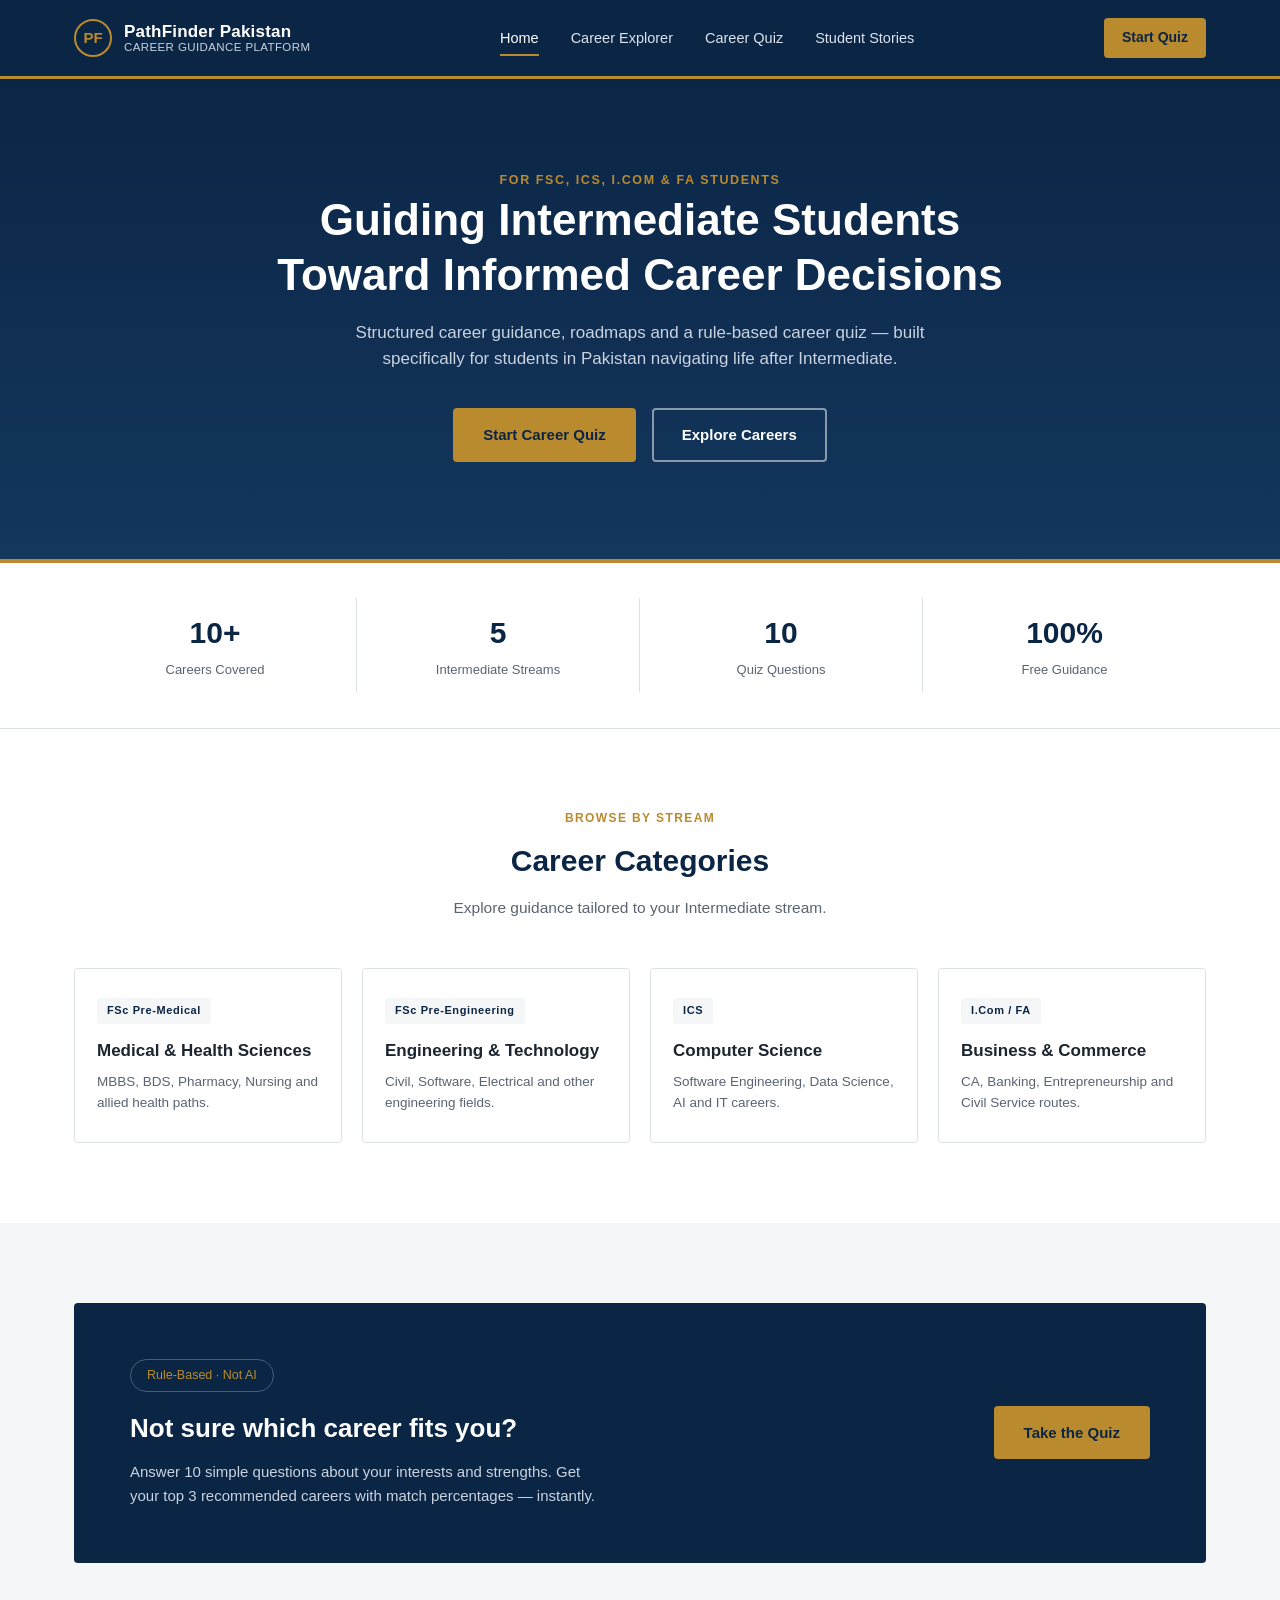
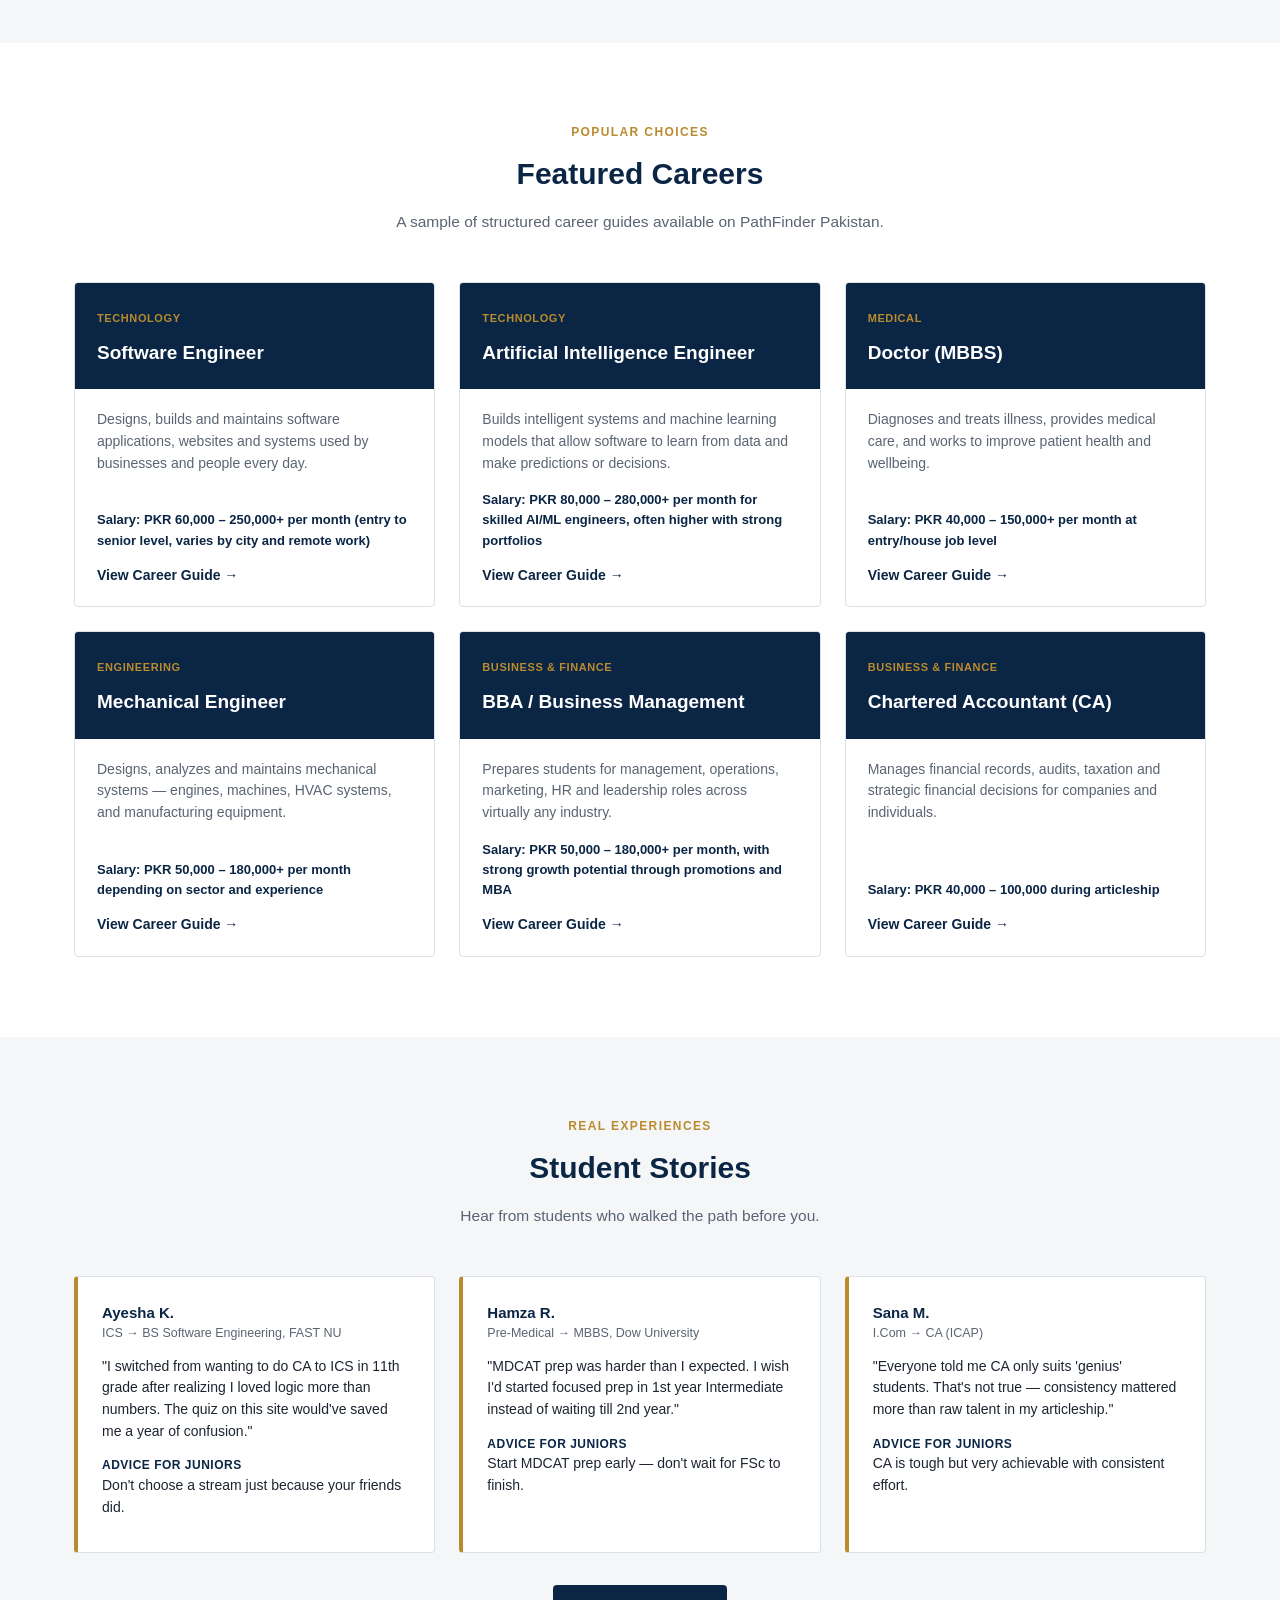
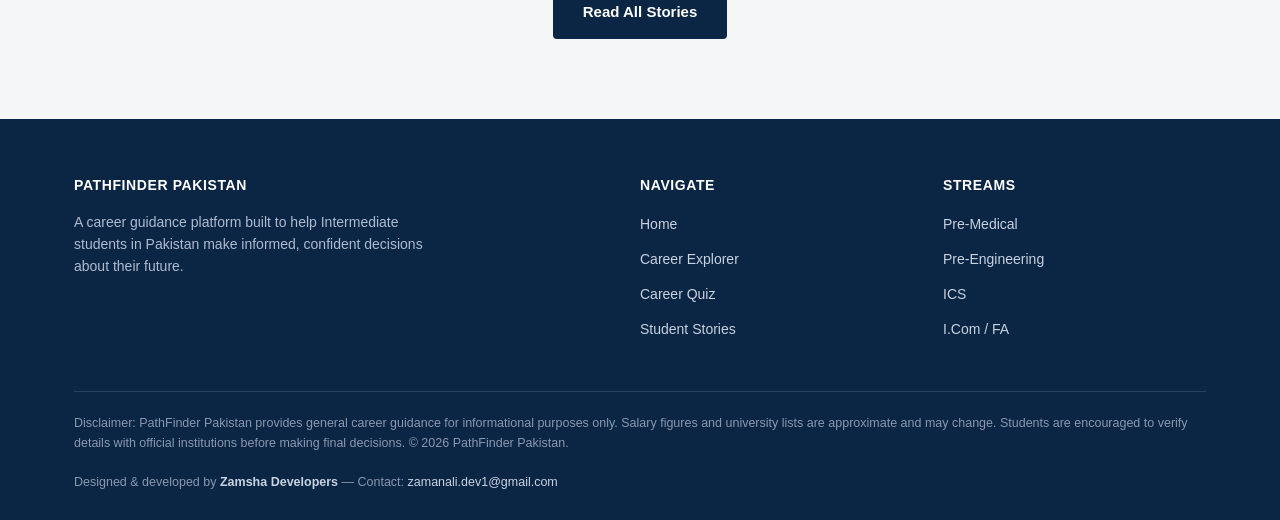
<file: index.html>
<!DOCTYPE html>
<html lang="en">
<head>
<meta charset="UTF-8">
<meta name="viewport" content="width=device-width, initial-scale=1.0">
<title>PathFinder Pakistan — Career Guidance for Intermediate Students</title>
<link rel="stylesheet" href="css/style.css">
</head>
<body>

<header class="site-header">
  <div class="container">
    <a href="index.html" class="brand">
      <div class="brand-mark">PF</div>
      <div class="brand-text">
        <span class="title">PathFinder Pakistan</span>
        <span class="subtitle">Career Guidance Platform</span>
      </div>
    </a>
    <nav>
      <ul class="nav-links">
        <li><a href="index.html" class="active">Home</a></li>
        <li><a href="careers.html">Career Explorer</a></li>
        <li><a href="quiz.html">Career Quiz</a></li>
        <li><a href="stories.html">Student Stories</a></li>
      </ul>
    </nav>
    <a href="quiz.html" class="nav-cta">Start Quiz</a>
  </div>
</header>

<section class="hero">
  <div class="container">
    <span class="eyebrow">For FSc, ICS, I.Com &amp; FA Students</span>
    <h1>Guiding Intermediate Students Toward Informed Career Decisions</h1>
    <p>Structured career guidance, roadmaps and a rule-based career quiz — built specifically for students in Pakistan navigating life after Intermediate.</p>
    <div class="hero-actions">
      <a href="quiz.html" class="btn btn-primary">Start Career Quiz</a>
      <a href="careers.html" class="btn btn-outline">Explore Careers</a>
    </div>
  </div>
</section>

<section class="stats">
  <div class="container">
    <div class="stat-card"><div class="num">10+</div><div class="label">Careers Covered</div></div>
    <div class="stat-card"><div class="num">5</div><div class="label">Intermediate Streams</div></div>
    <div class="stat-card"><div class="num">10</div><div class="label">Quiz Questions</div></div>
    <div class="stat-card"><div class="num">100%</div><div class="label">Free Guidance</div></div>
  </div>
</section>

<section class="section">
  <div class="container">
    <div class="section-head">
      <span class="eyebrow">Browse by Stream</span>
      <h2>Career Categories</h2>
      <p>Explore guidance tailored to your Intermediate stream.</p>
    </div>
    <div class="grid-4">
      <a href="careers.html?stream=Pre-Medical" class="category-card">
        <span class="tag">FSc Pre-Medical</span>
        <h3>Medical &amp; Health Sciences</h3>
        <p>MBBS, BDS, Pharmacy, Nursing and allied health paths.</p>
      </a>
      <a href="careers.html?stream=Pre-Engineering" class="category-card">
        <span class="tag">FSc Pre-Engineering</span>
        <h3>Engineering &amp; Technology</h3>
        <p>Civil, Software, Electrical and other engineering fields.</p>
      </a>
      <a href="careers.html?stream=ICS" class="category-card">
        <span class="tag">ICS</span>
        <h3>Computer Science</h3>
        <p>Software Engineering, Data Science, AI and IT careers.</p>
      </a>
      <a href="careers.html?stream=I.Com" class="category-card">
        <span class="tag">I.Com / FA</span>
        <h3>Business &amp; Commerce</h3>
        <p>CA, Banking, Entrepreneurship and Civil Service routes.</p>
      </a>
    </div>
  </div>
</section>

<section class="section grey">
  <div class="container">
    <div class="quiz-highlight">
      <div class="copy">
        <span class="stat-pill">Rule-Based · Not AI</span>
        <h2>Not sure which career fits you?</h2>
        <p>Answer 10 simple questions about your interests and strengths. Get your top 3 recommended careers with match percentages — instantly.</p>
      </div>
      <a href="quiz.html" class="btn btn-primary">Take the Quiz</a>
    </div>
  </div>
</section>

<section class="section">
  <div class="container">
    <div class="section-head">
      <span class="eyebrow">Popular Choices</span>
      <h2>Featured Careers</h2>
      <p>A sample of structured career guides available on PathFinder Pakistan.</p>
    </div>
    <div class="grid-3" id="featured-careers"></div>
  </div>
</section>

<section class="section grey">
  <div class="container">
    <div class="section-head">
      <span class="eyebrow">Real Experiences</span>
      <h2>Student Stories</h2>
      <p>Hear from students who walked the path before you.</p>
    </div>
    <div class="grid-3" id="stories-preview"></div>
    <div style="text-align:center; margin-top: 32px;">
      <a href="stories.html" class="btn btn-navy">Read All Stories</a>
    </div>
  </div>
</section>

<footer class="site-footer">
  <div class="container">
    <div class="footer-grid">
      <div>
        <h4>PathFinder Pakistan</h4>
        <p>A career guidance platform built to help Intermediate students in Pakistan make informed, confident decisions about their future.</p>
      </div>
      <div>
        <h4>Navigate</h4>
        <ul>
          <li><a href="index.html">Home</a></li>
          <li><a href="careers.html">Career Explorer</a></li>
          <li><a href="quiz.html">Career Quiz</a></li>
          <li><a href="stories.html">Student Stories</a></li>
        </ul>
      </div>
      <div>
        <h4>Streams</h4>
        <ul>
          <li><a href="careers.html?stream=Pre-Medical">Pre-Medical</a></li>
          <li><a href="careers.html?stream=Pre-Engineering">Pre-Engineering</a></li>
          <li><a href="careers.html?stream=ICS">ICS</a></li>
          <li><a href="careers.html?stream=I.Com">I.Com / FA</a></li>
        </ul>
      </div>
    </div>
    <div class="disclaimer">
      Disclaimer: PathFinder Pakistan provides general career guidance for informational purposes only. Salary figures and university lists are approximate and may change. Students are encouraged to verify details with official institutions before making final decisions. © 2026 PathFinder Pakistan.
      <br><br>Designed &amp; developed by <strong style="color:#C9D3E0;">Zamsha Developers</strong> — Contact: <a href="mailto:zamanali.dev1@gmail.com" style="color:#C9D3E0;">zamanali.dev1@gmail.com</a>
    </div>
  </div>
</footer>

<script src="js/careers-data.js"></script>
<script>
  const featuredIds = ["software-engineer", "ai-engineer", "doctor", "mechanical-engineer", "bba-business-management", "chartered-accountant"];
  const featuredContainer = document.getElementById("featured-careers");
  featuredIds.forEach(id => {
    const c = CAREERS.find(c => c.id === id);
    if (!c) return;
    featuredContainer.innerHTML += `
      <div class="career-card">
        <div class="card-top">
          <span class="category">${c.category}</span>
          <h3>${c.name}</h3>
        </div>
        <div class="card-body">
          <p>${c.summary}</p>
          <div class="salary">Salary: ${c.salaryRange.split(';')[0]}</div>
          <a href="career.html?id=${c.id}" class="view-link">View Career Guide</a>
        </div>
      </div>`;
  });

  const stories = [
    { name: "Ayesha K.", meta: "ICS → BS Software Engineering, FAST NU", text: "I switched from wanting to do CA to ICS in 11th grade after realizing I loved logic more than numbers. The quiz on this site would've saved me a year of confusion.", advice: "Don't choose a stream just because your friends did." },
    { name: "Hamza R.", meta: "Pre-Medical → MBBS, Dow University", text: "MDCAT prep was harder than I expected. I wish I'd started focused prep in 1st year Intermediate instead of waiting till 2nd year.", advice: "Start MDCAT prep early — don't wait for FSc to finish." },
    { name: "Sana M.", meta: "I.Com → CA (ICAP)", text: "Everyone told me CA only suits 'genius' students. That's not true — consistency mattered more than raw talent in my articleship.", advice: "CA is tough but very achievable with consistent effort." }
  ];
  document.getElementById("stories-preview").innerHTML = stories.map(s => `
    <div class="story-card">
      <div class="name">${s.name}</div>
      <div class="meta">${s.meta}</div>
      <p>"${s.text}"</p>
      <span class="label">Advice for Juniors</span>
      <p>${s.advice}</p>
    </div>
  `).join("");
</script>
</body>
</html>
</file>
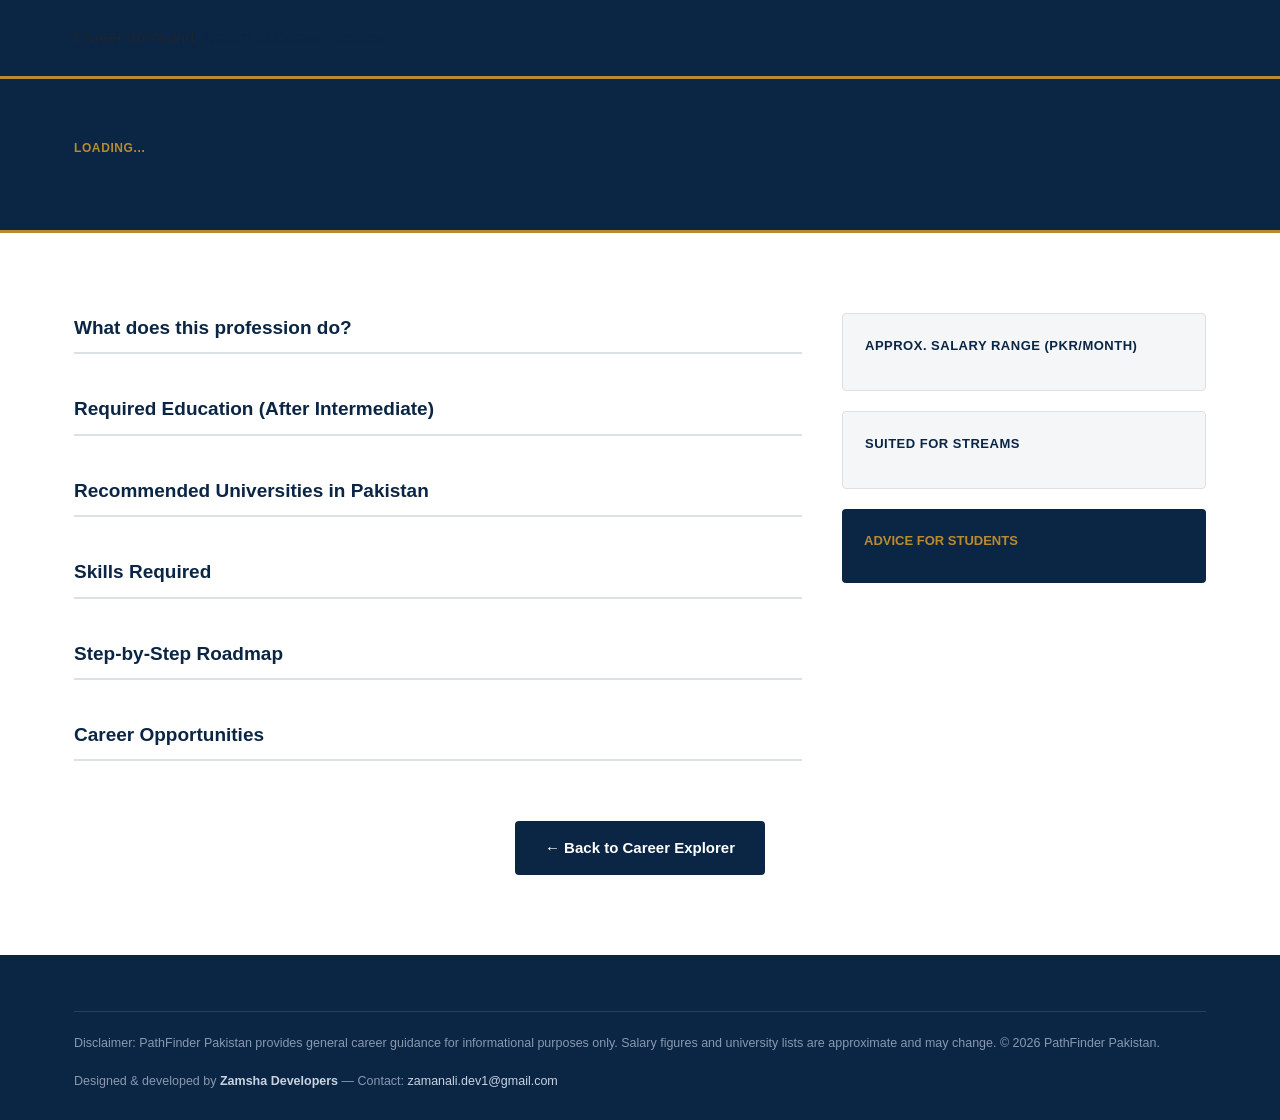
<file: career.html>
<!DOCTYPE html>
<html lang="en">
<head>
<meta charset="UTF-8">
<meta name="viewport" content="width=device-width, initial-scale=1.0">
<title>Career Guide — PathFinder Pakistan</title>
<link rel="stylesheet" href="css/style.css">
</head>
<body>

<header class="site-header">
  <div class="container">
    <a href="index.html" class="brand">
      <div class="brand-mark">PF</div>
      <div class="brand-text">
        <span class="title">PathFinder Pakistan</span>
        <span class="subtitle">Career Guidance Platform</span>
      </div>
    </a>
    <nav>
      <ul class="nav-links">
        <li><a href="index.html">Home</a></li>
        <li><a href="careers.html" class="active">Career Explorer</a></li>
        <li><a href="quiz.html">Career Quiz</a></li>
        <li><a href="stories.html">Student Stories</a></li>
      </ul>
    </nav>
    <a href="quiz.html" class="nav-cta">Start Quiz</a>
  </div>
</header>

<section class="career-hero" id="career-hero">
  <div class="container">
    <span class="category-tag" id="c-category">Loading...</span>
    <h1 id="c-name"></h1>
    <p id="c-summary"></p>
  </div>
</section>

<section class="section">
  <div class="container">
    <div class="detail-grid">
      <div>
        <div class="detail-block">
          <h2>What does this profession do?</h2>
          <p id="c-whatTheyDo"></p>
        </div>
        <div class="detail-block">
          <h2>Required Education (After Intermediate)</h2>
          <ul id="c-education"></ul>
        </div>
        <div class="detail-block">
          <h2>Recommended Universities in Pakistan</h2>
          <ul id="c-universities"></ul>
        </div>
        <div class="detail-block">
          <h2>Skills Required</h2>
          <ul id="c-skills"></ul>
        </div>
        <div class="detail-block">
          <h2>Step-by-Step Roadmap</h2>
          <div id="c-roadmap"></div>
        </div>
        <div class="detail-block">
          <h2>Career Opportunities</h2>
          <ul id="c-opportunities"></ul>
        </div>
      </div>
      <div>
        <div class="sidebar-box">
          <h4>Approx. Salary Range (PKR/month)</h4>
          <div class="big-stat" id="c-salary"></div>
        </div>
        <div class="sidebar-box">
          <h4>Suited For Streams</h4>
          <div id="c-streams"></div>
        </div>
        <div class="advice-box">
          <h4>Advice for Students</h4>
          <p id="c-advice"></p>
        </div>
      </div>
    </div>
    <div style="text-align:center; margin-top: 20px;">
      <a href="careers.html" class="btn btn-navy">← Back to Career Explorer</a>
    </div>
  </div>
</section>

<footer class="site-footer">
  <div class="container">
    <div class="disclaimer">
      Disclaimer: PathFinder Pakistan provides general career guidance for informational purposes only. Salary figures and university lists are approximate and may change. © 2026 PathFinder Pakistan.
      <br><br>Designed &amp; developed by <strong style="color:#C9D3E0;">Zamsha Developers</strong> — Contact: <a href="mailto:zamanali.dev1@gmail.com" style="color:#C9D3E0;">zamanali.dev1@gmail.com</a>
    </div>
  </div>
</footer>

<script src="js/careers-data.js"></script>
<script>
  const params = new URLSearchParams(window.location.search);
  const id = params.get("id");
  const c = CAREERS.find(c => c.id === id);

  if (!c) {
    document.querySelector(".container").innerHTML = `<p>Career not found. <a href="careers.html">Return to Career Explorer</a>.</p>`;
  } else {
    document.title = c.name + " — PathFinder Pakistan";
    document.getElementById("c-category").textContent = c.category;
    document.getElementById("c-name").textContent = c.name;
    document.getElementById("c-summary").textContent = c.summary;
    document.getElementById("c-whatTheyDo").textContent = c.whatTheyDo;
    document.getElementById("c-education").innerHTML = c.education.map(e => `<li>${e}</li>`).join("");
    document.getElementById("c-universities").innerHTML = c.universities.map(u => `<li>${u}</li>`).join("");
    document.getElementById("c-skills").innerHTML = c.skills.map(s => `<li>${s}</li>`).join("");
    document.getElementById("c-opportunities").innerHTML = c.opportunities.map(o => `<li>${o}</li>`).join("");
    document.getElementById("c-roadmap").innerHTML = c.roadmap.map((step, i) => `
      <div class="roadmap-step">
        <div class="step-num">${i + 1}</div>
        <div class="step-text">${step}</div>
      </div>`).join("");
    document.getElementById("c-salary").textContent = c.salaryRange;
    document.getElementById("c-streams").innerHTML = c.streams.map(s => `<span class="category-card tag" style="margin: 0 4px 4px 0; display:inline-block;">${s}</span>`).join("");
    document.getElementById("c-advice").textContent = c.advice;
  }
</script>
</body>
</html>
</file>
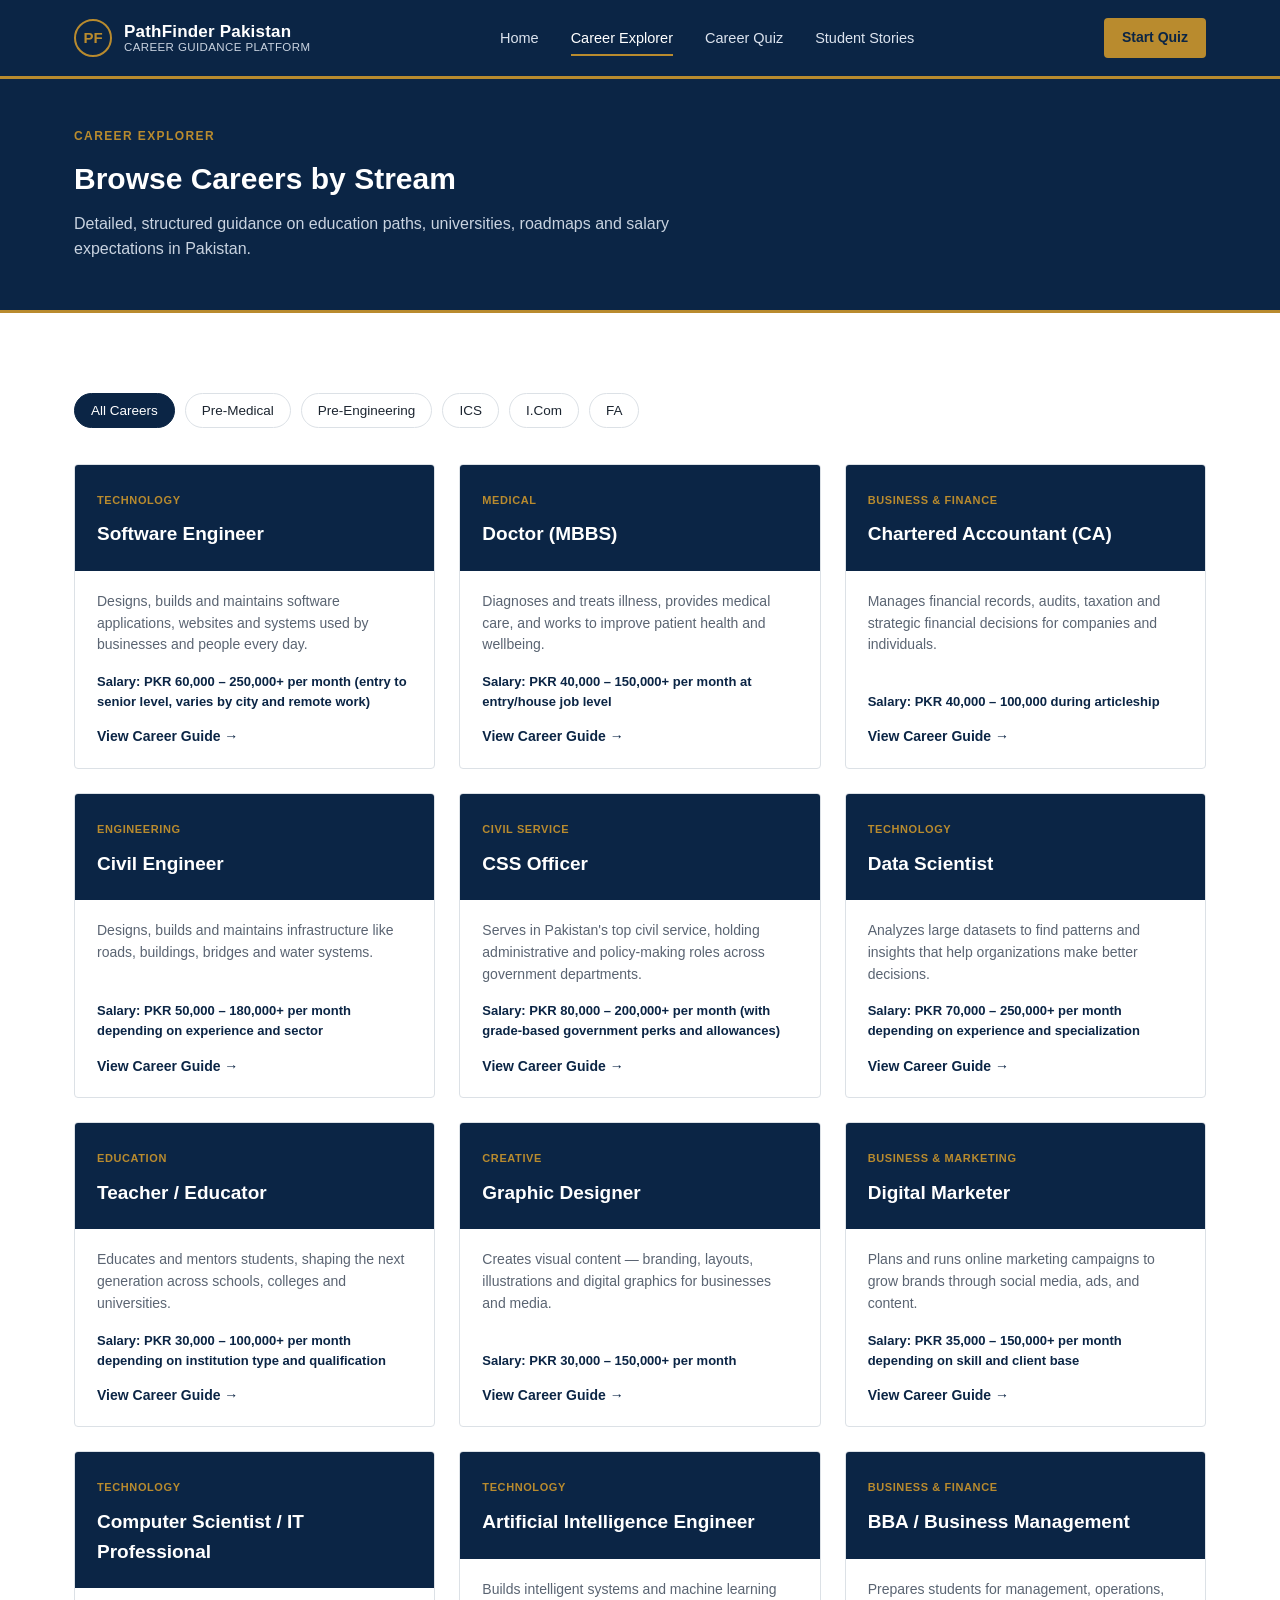
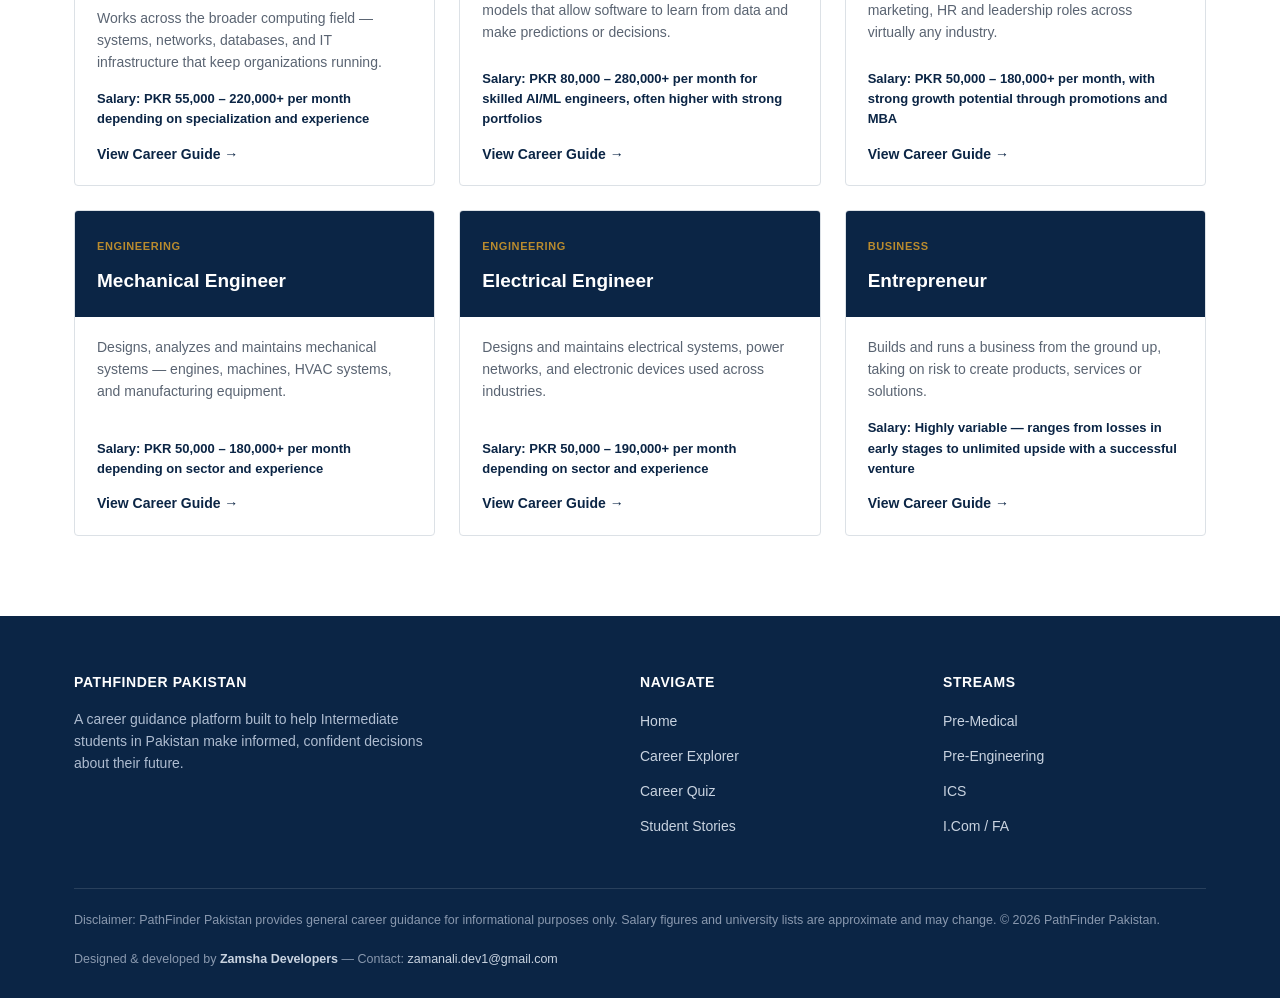
<file: careers.html>
<!DOCTYPE html>
<html lang="en">
<head>
<meta charset="UTF-8">
<meta name="viewport" content="width=device-width, initial-scale=1.0">
<title>Career Explorer — PathFinder Pakistan</title>
<link rel="stylesheet" href="css/style.css">
</head>
<body>

<header class="site-header">
  <div class="container">
    <a href="index.html" class="brand">
      <div class="brand-mark">PF</div>
      <div class="brand-text">
        <span class="title">PathFinder Pakistan</span>
        <span class="subtitle">Career Guidance Platform</span>
      </div>
    </a>
    <nav>
      <ul class="nav-links">
        <li><a href="index.html">Home</a></li>
        <li><a href="careers.html" class="active">Career Explorer</a></li>
        <li><a href="quiz.html">Career Quiz</a></li>
        <li><a href="stories.html">Student Stories</a></li>
      </ul>
    </nav>
    <a href="quiz.html" class="nav-cta">Start Quiz</a>
  </div>
</header>

<section class="page-header">
  <div class="container">
    <span class="eyebrow">Career Explorer</span>
    <h1>Browse Careers by Stream</h1>
    <p>Detailed, structured guidance on education paths, universities, roadmaps and salary expectations in Pakistan.</p>
  </div>
</section>

<section class="section">
  <div class="container">
    <div class="filter-bar" id="filter-bar">
      <button class="filter-btn active" data-stream="All">All Careers</button>
      <button class="filter-btn" data-stream="Pre-Medical">Pre-Medical</button>
      <button class="filter-btn" data-stream="Pre-Engineering">Pre-Engineering</button>
      <button class="filter-btn" data-stream="ICS">ICS</button>
      <button class="filter-btn" data-stream="I.Com">I.Com</button>
      <button class="filter-btn" data-stream="FA">FA</button>
    </div>
    <div class="grid-3" id="career-grid"></div>
  </div>
</section>

<footer class="site-footer">
  <div class="container">
    <div class="footer-grid">
      <div>
        <h4>PathFinder Pakistan</h4>
        <p>A career guidance platform built to help Intermediate students in Pakistan make informed, confident decisions about their future.</p>
      </div>
      <div>
        <h4>Navigate</h4>
        <ul>
          <li><a href="index.html">Home</a></li>
          <li><a href="careers.html">Career Explorer</a></li>
          <li><a href="quiz.html">Career Quiz</a></li>
          <li><a href="stories.html">Student Stories</a></li>
        </ul>
      </div>
      <div>
        <h4>Streams</h4>
        <ul>
          <li><a href="careers.html?stream=Pre-Medical">Pre-Medical</a></li>
          <li><a href="careers.html?stream=Pre-Engineering">Pre-Engineering</a></li>
          <li><a href="careers.html?stream=ICS">ICS</a></li>
          <li><a href="careers.html?stream=I.Com">I.Com / FA</a></li>
        </ul>
      </div>
    </div>
    <div class="disclaimer">
      Disclaimer: PathFinder Pakistan provides general career guidance for informational purposes only. Salary figures and university lists are approximate and may change. © 2026 PathFinder Pakistan.
      <br><br>Designed &amp; developed by <strong style="color:#C9D3E0;">Zamsha Developers</strong> — Contact: <a href="mailto:zamanali.dev1@gmail.com" style="color:#C9D3E0;">zamanali.dev1@gmail.com</a>
    </div>
  </div>
</footer>

<script src="js/careers-data.js"></script>
<script>
  const grid = document.getElementById("career-grid");
  const params = new URLSearchParams(window.location.search);
  const initialStream = params.get("stream") || "All";

  function render(stream) {
    const list = stream === "All" ? CAREERS : CAREERS.filter(c => c.streams.includes(stream));
    grid.innerHTML = list.map(c => `
      <div class="career-card">
        <div class="card-top">
          <span class="category">${c.category}</span>
          <h3>${c.name}</h3>
        </div>
        <div class="card-body">
          <p>${c.summary}</p>
          <div class="salary">Salary: ${c.salaryRange.split(';')[0]}</div>
          <a href="career.html?id=${c.id}" class="view-link">View Career Guide</a>
        </div>
      </div>
    `).join("") || `<p style="color:#5A6472;">No careers found for this stream yet.</p>`;
  }

  document.querySelectorAll(".filter-btn").forEach(btn => {
    if (btn.dataset.stream === initialStream) btn.classList.add("active");
    else btn.classList.remove("active");
    btn.addEventListener("click", () => {
      document.querySelectorAll(".filter-btn").forEach(b => b.classList.remove("active"));
      btn.classList.add("active");
      render(btn.dataset.stream);
    });
  });

  render(initialStream);
</script>
</body>
</html>
</file>
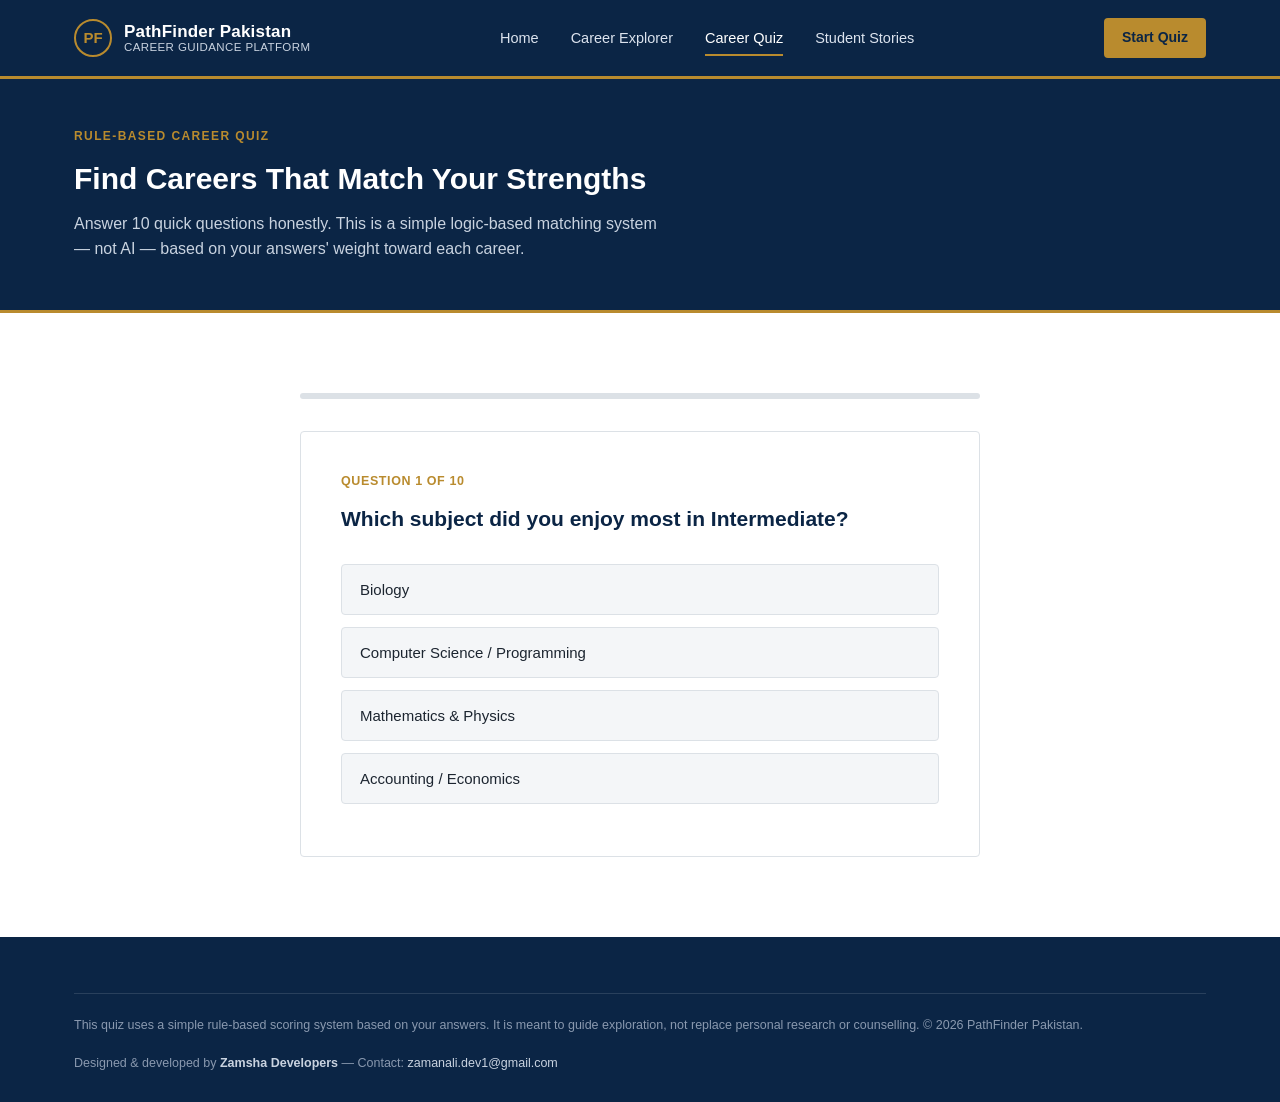
<file: quiz.html>
<!DOCTYPE html>
<html lang="en">
<head>
<meta charset="UTF-8">
<meta name="viewport" content="width=device-width, initial-scale=1.0">
<title>Career Quiz — PathFinder Pakistan</title>
<link rel="stylesheet" href="css/style.css">
</head>
<body>

<header class="site-header">
  <div class="container">
    <a href="index.html" class="brand">
      <div class="brand-mark">PF</div>
      <div class="brand-text">
        <span class="title">PathFinder Pakistan</span>
        <span class="subtitle">Career Guidance Platform</span>
      </div>
    </a>
    <nav>
      <ul class="nav-links">
        <li><a href="index.html">Home</a></li>
        <li><a href="careers.html">Career Explorer</a></li>
        <li><a href="quiz.html" class="active">Career Quiz</a></li>
        <li><a href="stories.html">Student Stories</a></li>
      </ul>
    </nav>
    <a href="quiz.html" class="nav-cta">Start Quiz</a>
  </div>
</header>

<section class="page-header">
  <div class="container">
    <span class="eyebrow">Rule-Based Career Quiz</span>
    <h1>Find Careers That Match Your Strengths</h1>
    <p>Answer 10 quick questions honestly. This is a simple logic-based matching system — not AI — based on your answers' weight toward each career.</p>
  </div>
</section>

<section class="section">
  <div class="container">
    <div class="quiz-shell">

      <div id="quiz-area">
        <div class="progress-track"><div class="progress-fill" id="progress-fill" style="width:0%"></div></div>
        <div class="quiz-card">
          <div class="q-number" id="q-number">Question 1 of 10</div>
          <h2 id="q-text"></h2>
          <div id="q-options"></div>
        </div>
      </div>

      <div id="result-area" style="display:none;">
        <div class="section-head" style="margin-bottom: 28px;">
          <span class="eyebrow">Your Results</span>
          <h2>Your Top 3 Recommended Careers</h2>
          <p>Based on your answers, here's what matches your strengths and interests best.</p>
        </div>
        <div id="result-list"></div>
        <div style="text-align:center; margin-top: 28px;">
          <button class="btn btn-navy" id="retake-btn" style="border:none;">Retake Quiz</button>
          <a href="careers.html" class="btn btn-primary">Explore These Careers</a>
        </div>
      </div>

    </div>
  </div>
</section>

<footer class="site-footer">
  <div class="container">
    <div class="disclaimer">
      This quiz uses a simple rule-based scoring system based on your answers. It is meant to guide exploration, not replace personal research or counselling. © 2026 PathFinder Pakistan.
      <br><br>Designed &amp; developed by <strong style="color:#C9D3E0;">Zamsha Developers</strong> — Contact: <a href="mailto:zamanali.dev1@gmail.com" style="color:#C9D3E0;">zamanali.dev1@gmail.com</a>
    </div>
  </div>
</footer>

<script src="js/careers-data.js"></script>
<script src="js/quiz.js"></script>
<script>
  let currentQ = 0;
  const answers = [];

  function renderQuestion() {
    const question = QUIZ_QUESTIONS[currentQ];
    document.getElementById("q-number").textContent = `Question ${currentQ + 1} of ${QUIZ_QUESTIONS.length}`;
    document.getElementById("q-text").textContent = question.q;
    document.getElementById("progress-fill").style.width = `${(currentQ / QUIZ_QUESTIONS.length) * 100}%`;

    const optionsDiv = document.getElementById("q-options");
    optionsDiv.innerHTML = "";
    question.options.forEach((opt, i) => {
      const btn = document.createElement("button");
      btn.className = "option-btn";
      btn.textContent = opt.text;
      btn.addEventListener("click", () => selectAnswer(i));
      optionsDiv.appendChild(btn);
    });
  }

  function selectAnswer(index) {
    answers[currentQ] = index;
    currentQ++;
    if (currentQ < QUIZ_QUESTIONS.length) {
      renderQuestion();
    } else {
      showResults();
    }
  }

  function showResults() {
    document.getElementById("progress-fill").style.width = "100%";
    document.getElementById("quiz-area").style.display = "none";
    document.getElementById("result-area").style.display = "block";

    const top3 = calculateResults(answers);
    const list = document.getElementById("result-list");
    list.innerHTML = top3.map((r, i) => {
      const careerData = CAREERS.find(c => c.name === r.career);
      return `
      <div class="result-card">
        <div class="rank">#${i + 1}</div>
        <div class="info">
          <h3>${r.career}</h3>
          <div class="bar-track"><div class="bar-fill" style="width:${r.percentage}%"></div></div>
        </div>
        <div class="pct">${r.percentage}%</div>
      </div>`;
    }).join("") + `
      <div style="margin-top: 20px; display:flex; gap: 12px; flex-wrap: wrap; justify-content:center;">
        ${top3.map(r => {
          const c = CAREERS.find(c => c.name === r.career);
          return c ? `<a href="career.html?id=${c.id}" class="btn btn-outline" style="border-color: var(--navy); color: var(--navy);">View ${r.career} Guide</a>` : "";
        }).join("")}
      </div>
    `;
  }

  document.getElementById("retake-btn").addEventListener("click", () => {
    currentQ = 0;
    answers.length = 0;
    document.getElementById("result-area").style.display = "none";
    document.getElementById("quiz-area").style.display = "block";
    renderQuestion();
  });

  renderQuestion();
</script>
</body>
</html>
</file>
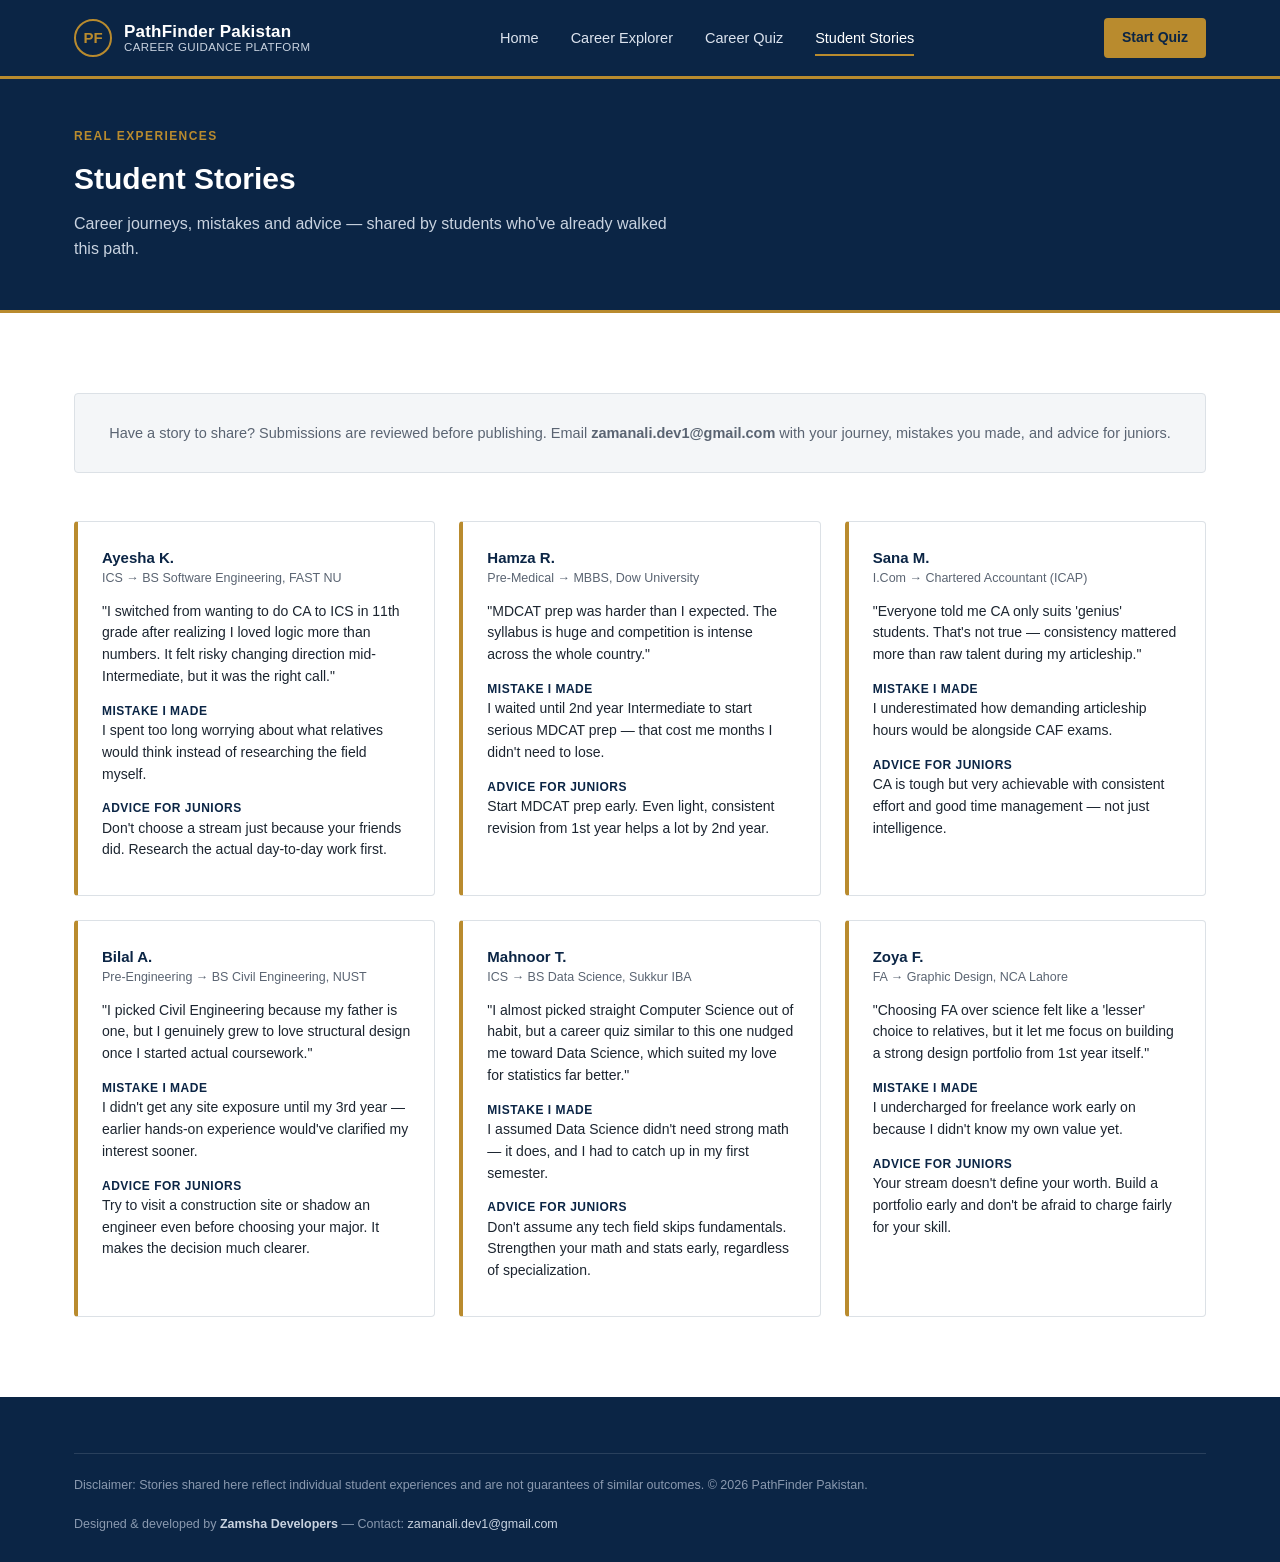
<file: stories.html>
<!DOCTYPE html>
<html lang="en">
<head>
<meta charset="UTF-8">
<meta name="viewport" content="width=device-width, initial-scale=1.0">
<title>Student Stories — PathFinder Pakistan</title>
<link rel="stylesheet" href="css/style.css">
</head>
<body>

<header class="site-header">
  <div class="container">
    <a href="index.html" class="brand">
      <div class="brand-mark">PF</div>
      <div class="brand-text">
        <span class="title">PathFinder Pakistan</span>
        <span class="subtitle">Career Guidance Platform</span>
      </div>
    </a>
    <nav>
      <ul class="nav-links">
        <li><a href="index.html">Home</a></li>
        <li><a href="careers.html">Career Explorer</a></li>
        <li><a href="quiz.html">Career Quiz</a></li>
        <li><a href="stories.html" class="active">Student Stories</a></li>
      </ul>
    </nav>
    <a href="quiz.html" class="nav-cta">Start Quiz</a>
  </div>
</header>

<section class="page-header">
  <div class="container">
    <span class="eyebrow">Real Experiences</span>
    <h1>Student Stories</h1>
    <p>Career journeys, mistakes and advice — shared by students who've already walked this path.</p>
  </div>
</section>

<section class="section">
  <div class="container">
    <div class="story-intro-box">
      <p style="margin:0; color: var(--text-muted); font-size: 14.5px;">Have a story to share? Submissions are reviewed before publishing. Email <strong>zamanali.dev1@gmail.com</strong> with your journey, mistakes you made, and advice for juniors.</p>
    </div>
    <div class="grid-3" id="all-stories"></div>
  </div>
</section>

<footer class="site-footer">
  <div class="container">
    <div class="disclaimer">
      Disclaimer: Stories shared here reflect individual student experiences and are not guarantees of similar outcomes. © 2026 PathFinder Pakistan.
      <br><br>Designed &amp; developed by <strong style="color:#C9D3E0;">Zamsha Developers</strong> — Contact: <a href="mailto:zamanali.dev1@gmail.com" style="color:#C9D3E0;">zamanali.dev1@gmail.com</a>
    </div>
  </div>
</footer>

<script>
  const stories = [
    { name: "Ayesha K.", meta: "ICS → BS Software Engineering, FAST NU", text: "I switched from wanting to do CA to ICS in 11th grade after realizing I loved logic more than numbers. It felt risky changing direction mid-Intermediate, but it was the right call.", mistake: "I spent too long worrying about what relatives would think instead of researching the field myself.", advice: "Don't choose a stream just because your friends did. Research the actual day-to-day work first." },
    { name: "Hamza R.", meta: "Pre-Medical → MBBS, Dow University", text: "MDCAT prep was harder than I expected. The syllabus is huge and competition is intense across the whole country.", mistake: "I waited until 2nd year Intermediate to start serious MDCAT prep — that cost me months I didn't need to lose.", advice: "Start MDCAT prep early. Even light, consistent revision from 1st year helps a lot by 2nd year." },
    { name: "Sana M.", meta: "I.Com → Chartered Accountant (ICAP)", text: "Everyone told me CA only suits 'genius' students. That's not true — consistency mattered more than raw talent during my articleship.", mistake: "I underestimated how demanding articleship hours would be alongside CAF exams.", advice: "CA is tough but very achievable with consistent effort and good time management — not just intelligence." },
    { name: "Bilal A.", meta: "Pre-Engineering → BS Civil Engineering, NUST", text: "I picked Civil Engineering because my father is one, but I genuinely grew to love structural design once I started actual coursework.", mistake: "I didn't get any site exposure until my 3rd year — earlier hands-on experience would've clarified my interest sooner.", advice: "Try to visit a construction site or shadow an engineer even before choosing your major. It makes the decision much clearer." },
    { name: "Mahnoor T.", meta: "ICS → BS Data Science, Sukkur IBA", text: "I almost picked straight Computer Science out of habit, but a career quiz similar to this one nudged me toward Data Science, which suited my love for statistics far better.", mistake: "I assumed Data Science didn't need strong math — it does, and I had to catch up in my first semester.", advice: "Don't assume any tech field skips fundamentals. Strengthen your math and stats early, regardless of specialization." },
    { name: "Zoya F.", meta: "FA → Graphic Design, NCA Lahore", text: "Choosing FA over science felt like a 'lesser' choice to relatives, but it let me focus on building a strong design portfolio from 1st year itself.", mistake: "I undercharged for freelance work early on because I didn't know my own value yet.", advice: "Your stream doesn't define your worth. Build a portfolio early and don't be afraid to charge fairly for your skill." }
  ];

  document.getElementById("all-stories").innerHTML = stories.map(s => `
    <div class="story-card">
      <div class="name">${s.name}</div>
      <div class="meta">${s.meta}</div>
      <p>"${s.text}"</p>
      <span class="label">Mistake I Made</span>
      <p>${s.mistake}</p>
      <span class="label">Advice for Juniors</span>
      <p>${s.advice}</p>
    </div>
  `).join("");
</script>
</body>
</html>
</file>
<file: css/style.css>
/* PathFinder Pakistan — Stylesheet
   Design tokens:
   --navy: #0B2545 (primary)
   --navy-light: #14375E
   --gold: #B98B2E (accent — used sparingly, like an official seal/ribbon)
   --grey-bg: #F4F6F8
   --grey-border: #DCE1E6
   --text: #1C2530
   --text-muted: #5A6472
*/

:root {
  --navy: #0B2545;
  --navy-light: #14375E;
  --gold: #B98B2E;
  --grey-bg: #F4F6F8;
  --grey-border: #DCE1E6;
  --white: #FFFFFF;
  --text: #1C2530;
  --text-muted: #5A6472;
  --radius: 4px;
  --max-width: 1180px;
}

* { box-sizing: border-box; }
html { scroll-behavior: smooth; }

body {
  margin: 0;
  font-family: 'Inter', 'Roboto', -apple-system, BlinkMacSystemFont, sans-serif;
  color: var(--text);
  background: var(--white);
  line-height: 1.55;
  -webkit-font-smoothing: antialiased;
}

a { color: var(--navy); text-decoration: none; }
img { max-width: 100%; display: block; }

.container {
  max-width: var(--max-width);
  margin: 0 auto;
  padding: 0 24px;
}

/* ===== Header ===== */
.site-header {
  background: var(--navy);
  border-bottom: 3px solid var(--gold);
}
.site-header .container {
  display: flex;
  align-items: center;
  justify-content: space-between;
  height: 76px;
}
.brand {
  display: flex;
  align-items: center;
  gap: 12px;
  color: var(--white);
}
.brand-mark {
  width: 38px; height: 38px;
  border: 2px solid var(--gold);
  border-radius: 50%;
  display: flex; align-items: center; justify-content: center;
  font-weight: 700;
  font-size: 15px;
  color: var(--gold);
  flex-shrink: 0;
}
.brand-text {
  display: flex;
  flex-direction: column;
  line-height: 1.15;
}
.brand-text .title { font-weight: 700; font-size: 17px; letter-spacing: 0.2px; }
.brand-text .subtitle { font-size: 11.5px; color: #C9D3E0; letter-spacing: 0.4px; text-transform: uppercase; }

.nav-links {
  display: flex;
  gap: 32px;
  list-style: none;
  margin: 0; padding: 0;
}
.nav-links a {
  color: #DCE3EE;
  font-size: 14.5px;
  font-weight: 500;
  padding: 8px 0;
  border-bottom: 2px solid transparent;
  transition: border-color 0.2s, color 0.2s;
}
.nav-links a:hover, .nav-links a.active {
  color: var(--white);
  border-bottom-color: var(--gold);
}

.nav-cta {
  background: var(--gold);
  color: var(--navy) !important;
  padding: 9px 18px;
  border-radius: var(--radius);
  font-weight: 600;
  font-size: 14px;
}

/* ===== Hero ===== */
.hero {
  background: linear-gradient(180deg, var(--navy) 0%, var(--navy-light) 100%);
  color: var(--white);
  padding: 88px 0 100px;
  text-align: center;
  position: relative;
}
.hero::after {
  content: "";
  position: absolute;
  left: 0; right: 0; bottom: -1px;
  height: 4px;
  background: var(--gold);
}
.hero .eyebrow {
  font-size: 12.5px;
  letter-spacing: 1.6px;
  text-transform: uppercase;
  color: var(--gold);
  font-weight: 600;
  margin-bottom: 18px;
}
.hero h1 {
  font-size: 44px;
  font-weight: 700;
  max-width: 760px;
  margin: 0 auto 18px;
  line-height: 1.25;
}
.hero p {
  font-size: 17px;
  color: #C9D3E0;
  max-width: 600px;
  margin: 0 auto 36px;
}
.hero-actions { display: flex; gap: 16px; justify-content: center; flex-wrap: wrap; }

.btn {
  display: inline-block;
  padding: 13px 28px;
  border-radius: var(--radius);
  font-weight: 600;
  font-size: 15px;
  cursor: pointer;
  border: 2px solid transparent;
  transition: transform 0.15s, opacity 0.15s;
}
.btn:hover { transform: translateY(-1px); }
.btn-primary { background: var(--gold); color: var(--navy); }
.btn-outline { background: transparent; color: var(--white); border-color: rgba(255,255,255,0.5); }
.btn-outline:hover { border-color: var(--white); }
.btn-navy { background: var(--navy); color: var(--white); }

/* ===== Stats ===== */
.stats {
  background: var(--white);
  padding: 36px 0;
  border-bottom: 1px solid var(--grey-border);
}
.stats .container {
  display: grid;
  grid-template-columns: repeat(4, 1fr);
  text-align: center;
}
.stat-card {
  background: var(--white);
  padding: 12px 16px;
  border-right: 1px solid var(--grey-border);
}
.stat-card:last-child { border-right: none; }
.stat-card .num { font-size: 30px; font-weight: 700; color: var(--navy); }
.stat-card .label { font-size: 13px; color: var(--text-muted); margin-top: 4px; }

/* ===== Generic section ===== */
.section { padding: 80px 0; }
.section.grey { background: var(--grey-bg); }
.section-head { text-align: center; max-width: 620px; margin: 0 auto 48px; }
.section-head .eyebrow {
  font-size: 12px; letter-spacing: 1.4px; text-transform: uppercase;
  color: var(--gold); font-weight: 700; margin-bottom: 10px; display: block;
}
.section-head h2 { font-size: 30px; font-weight: 700; color: var(--navy); margin: 0 0 12px; }
.section-head p { color: var(--text-muted); font-size: 15.5px; margin: 0; }

/* ===== Career categories grid ===== */
.grid-4 { display: grid; grid-template-columns: repeat(4, 1fr); gap: 20px; }
.grid-3 { display: grid; grid-template-columns: repeat(3, 1fr); gap: 24px; }

.category-card {
  background: var(--white);
  border: 1px solid var(--grey-border);
  border-radius: var(--radius);
  padding: 28px 22px;
  text-align: left;
  transition: box-shadow 0.2s, border-color 0.2s;
}
.category-card:hover { box-shadow: 0 6px 18px rgba(11,37,69,0.08); border-color: var(--navy); }
.category-card .tag {
  display: inline-block;
  font-size: 11px; font-weight: 700; letter-spacing: 0.6px;
  color: var(--navy); background: var(--grey-bg);
  padding: 4px 10px; border-radius: 3px; margin-bottom: 14px;
}
.category-card h3 { font-size: 17px; margin: 0 0 8px; color: var(--text); }
.category-card p { font-size: 13.5px; color: var(--text-muted); margin: 0; }

/* ===== Career card (explorer/featured) ===== */
.career-card {
  background: var(--white);
  border: 1px solid var(--grey-border);
  border-radius: var(--radius);
  overflow: hidden;
  display: flex;
  flex-direction: column;
  transition: box-shadow 0.2s;
}
.career-card:hover { box-shadow: 0 8px 22px rgba(11,37,69,0.1); }
.career-card .card-top {
  background: var(--navy);
  padding: 22px;
  color: var(--white);
}
.career-card .card-top .category { font-size: 11px; color: var(--gold); text-transform: uppercase; letter-spacing: 0.6px; font-weight: 700; }
.career-card .card-top h3 { margin: 8px 0 0; font-size: 19px; }
.career-card .card-body { padding: 20px 22px; flex: 1; display: flex; flex-direction: column; }
.career-card .card-body p { font-size: 14px; color: var(--text-muted); flex: 1; margin: 0 0 16px; }
.career-card .salary { font-size: 13px; color: var(--navy); font-weight: 600; margin-bottom: 14px; }
.career-card .view-link { font-size: 14px; font-weight: 600; color: var(--navy); }
.career-card .view-link::after { content: " →"; }

/* ===== Quiz highlight ===== */
.quiz-highlight {
  background: var(--navy);
  color: var(--white);
  border-radius: var(--radius);
  padding: 56px;
  display: flex;
  align-items: center;
  justify-content: space-between;
  gap: 40px;
  flex-wrap: wrap;
}
.quiz-highlight .copy h2 { font-size: 26px; margin: 0 0 12px; }
.quiz-highlight .copy p { color: #C9D3E0; max-width: 480px; margin: 0; font-size: 15px; }
.quiz-highlight .stat-pill {
  border: 1px solid rgba(255,255,255,0.25);
  border-radius: 30px;
  padding: 6px 16px;
  font-size: 12.5px;
  color: var(--gold);
  display: inline-block;
  margin-bottom: 16px;
}

/* ===== Stories ===== */
.story-card {
  background: var(--white);
  border: 1px solid var(--grey-border);
  border-left: 4px solid var(--gold);
  padding: 24px;
  border-radius: var(--radius);
}
.story-card .name { font-weight: 700; color: var(--navy); font-size: 15px; }
.story-card .meta { font-size: 12.5px; color: var(--text-muted); margin-bottom: 12px; }
.story-card p { font-size: 14px; color: var(--text); margin: 0 0 10px; }
.story-card .label { font-size: 12px; font-weight: 700; text-transform: uppercase; color: var(--navy); letter-spacing: 0.5px; margin-top: 14px; display: block; }

/* ===== Footer ===== */
.site-footer { background: var(--navy); color: #C9D3E0; padding: 56px 0 28px; margin-top: 0; }
.footer-grid { display: grid; grid-template-columns: 2fr 1fr 1fr; gap: 40px; margin-bottom: 40px; }
.footer-grid h4 { color: var(--white); font-size: 14px; margin: 0 0 16px; text-transform: uppercase; letter-spacing: 0.6px; }
.footer-grid ul { list-style: none; padding: 0; margin: 0; }
.footer-grid ul li { margin-bottom: 10px; }
.footer-grid ul a { color: #C9D3E0; font-size: 14px; }
.footer-grid ul a:hover { color: var(--white); }
.footer-grid p { font-size: 14px; color: #AEBCD0; max-width: 380px; }
.disclaimer {
  border-top: 1px solid rgba(255,255,255,0.12);
  padding-top: 22px;
  font-size: 12.5px;
  color: #8A99AF;
}

/* ===== Page header (sub pages) ===== */
.page-header {
  background: var(--navy);
  color: var(--white);
  padding: 48px 0;
  border-bottom: 3px solid var(--gold);
}
.page-header .eyebrow { color: var(--gold); font-size: 12px; letter-spacing: 1.4px; text-transform: uppercase; font-weight: 700; margin-bottom: 10px; display: block;}
.page-header h1 { font-size: 30px; margin: 0; }
.page-header p { color: #C9D3E0; margin: 10px 0 0; max-width: 600px; }

/* ===== Filters ===== */
.filter-bar { display: flex; gap: 10px; flex-wrap: wrap; margin-bottom: 36px; }
.filter-btn {
  background: var(--white); border: 1px solid var(--grey-border);
  padding: 9px 16px; border-radius: 30px; font-size: 13.5px;
  color: var(--text); cursor: pointer; font-weight: 500;
}
.filter-btn.active { background: var(--navy); color: var(--white); border-color: var(--navy); }

/* ===== Quiz UI ===== */
.quiz-shell { max-width: 680px; margin: 0 auto; }
.progress-track { height: 6px; background: var(--grey-border); border-radius: 4px; margin-bottom: 32px; overflow: hidden; }
.progress-fill { height: 100%; background: var(--navy); transition: width 0.3s; }
.quiz-card {
  background: var(--white); border: 1px solid var(--grey-border);
  border-radius: var(--radius); padding: 40px;
}
.quiz-card .q-number { font-size: 12.5px; color: var(--gold); font-weight: 700; letter-spacing: 0.6px; text-transform: uppercase; margin-bottom: 12px; }
.quiz-card h2 { font-size: 21px; color: var(--navy); margin: 0 0 28px; }
.option-btn {
  display: block; width: 100%; text-align: left;
  background: var(--grey-bg); border: 1px solid var(--grey-border);
  padding: 16px 18px; border-radius: var(--radius); margin-bottom: 12px;
  font-size: 15px; color: var(--text); cursor: pointer;
  transition: border-color 0.15s, background 0.15s;
}
.option-btn:hover { border-color: var(--navy); background: var(--white); }

.result-card {
  display: flex; align-items: center; justify-content: space-between;
  background: var(--white); border: 1px solid var(--grey-border);
  border-radius: var(--radius); padding: 22px 26px; margin-bottom: 14px;
}
.result-card .rank { font-size: 22px; font-weight: 700; color: var(--gold); width: 40px; }
.result-card .info { flex: 1; padding: 0 16px; }
.result-card .info h3 { margin: 0 0 4px; font-size: 17px; color: var(--navy); }
.result-card .bar-track { height: 8px; background: var(--grey-bg); border-radius: 4px; overflow: hidden; }
.result-card .bar-fill { height: 100%; background: var(--navy); }
.result-card .pct { font-weight: 700; color: var(--navy); width: 60px; text-align: right; }

/* ===== Career detail page ===== */
.career-hero { background: var(--navy); color: var(--white); padding: 56px 0; border-bottom: 3px solid var(--gold); }
.career-hero .category-tag { color: var(--gold); font-size: 12px; text-transform: uppercase; letter-spacing: 0.6px; font-weight: 700; }
.career-hero h1 { font-size: 34px; margin: 10px 0 14px; }
.career-hero p { color: #C9D3E0; max-width: 680px; font-size: 16px; margin: 0; }

.detail-grid { display: grid; grid-template-columns: 2fr 1fr; gap: 40px; }
.detail-block { margin-bottom: 40px; }
.detail-block h2 { font-size: 19px; color: var(--navy); margin: 0 0 16px; border-bottom: 2px solid var(--grey-border); padding-bottom: 10px; }
.detail-block ul { padding-left: 20px; margin: 0; }
.detail-block ul li { margin-bottom: 8px; font-size: 14.5px; }

.roadmap-step { display: flex; gap: 16px; margin-bottom: 18px; }
.roadmap-step .step-num {
  background: var(--navy); color: var(--white); width: 30px; height: 30px;
  border-radius: 50%; display: flex; align-items: center; justify-content: center;
  font-size: 13px; font-weight: 700; flex-shrink: 0;
}
.roadmap-step .step-text { font-size: 14.5px; padding-top: 5px; }

.sidebar-box {
  background: var(--grey-bg); border: 1px solid var(--grey-border);
  border-radius: var(--radius); padding: 22px; margin-bottom: 20px;
}
.sidebar-box h4 { font-size: 13px; text-transform: uppercase; letter-spacing: 0.5px; color: var(--navy); margin: 0 0 12px; }
.sidebar-box .big-stat { font-size: 22px; font-weight: 700; color: var(--navy); }
.advice-box { background: var(--navy); color: var(--white); border-radius: var(--radius); padding: 22px; }
.advice-box h4 { color: var(--gold); font-size: 13px; text-transform: uppercase; margin: 0 0 10px; }
.advice-box p { font-size: 14px; color: #DCE3EE; margin: 0; }

/* ===== Stories form-style intro ===== */
.story-intro-box {
  background: var(--grey-bg); border: 1px solid var(--grey-border);
  border-radius: var(--radius); padding: 28px; text-align: center; margin-bottom: 48px;
}

/* ===== Responsive ===== */
@media (max-width: 900px) {
  .nav-links { display: none; }
  .hero { padding: 56px 0 64px; }
  .hero h1 { font-size: 28px; }
  .hero p { font-size: 15px; }
  .grid-4 { grid-template-columns: repeat(2, 1fr); }
  .grid-3 { grid-template-columns: 1fr; }
  .stats .container { grid-template-columns: repeat(2, 1fr); }
  .stat-card { border-right: none; border-bottom: 1px solid var(--grey-border); }
  .footer-grid { grid-template-columns: 1fr; }
  .detail-grid { grid-template-columns: 1fr; }
  .quiz-highlight { padding: 36px 24px; flex-direction: column; text-align: center; }
  .section { padding: 48px 0; }
  .quiz-card { padding: 24px 18px; }
  .quiz-card h2 { font-size: 18px; }
  .option-btn { padding: 14px 16px; font-size: 14px; }
  .page-header { padding: 36px 0; }
  .page-header h1 { font-size: 24px; }
  .career-hero h1 { font-size: 26px; }
  .result-card { flex-wrap: wrap; gap: 10px; }
  .result-card .info { width: 100%; order: 2; padding: 0; }
  .result-card .rank { order: 1; }
  .result-card .pct { order: 3; width: auto; }
}

@media (max-width: 480px) {
  .container { padding: 0 16px; }
  .hero h1 { font-size: 24px; }
  .quiz-card { padding: 20px 14px; }
}
</file>
